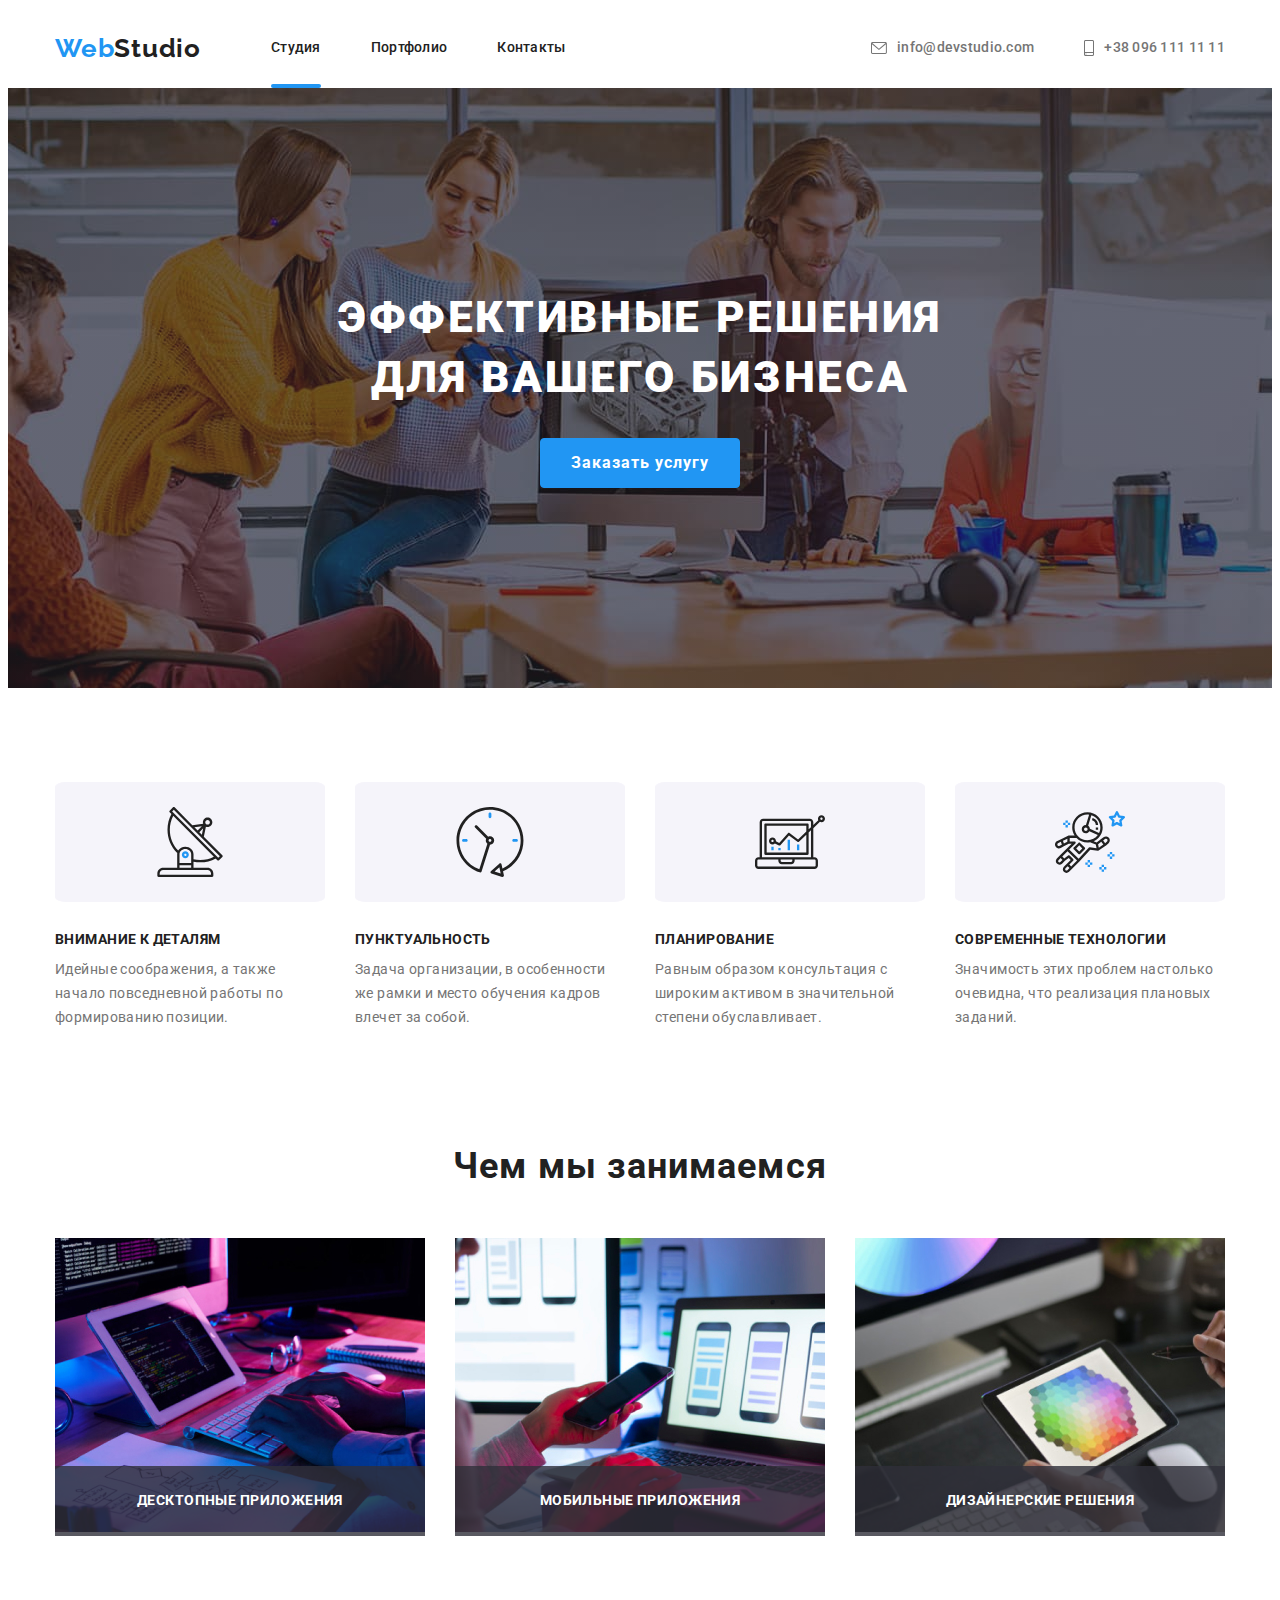
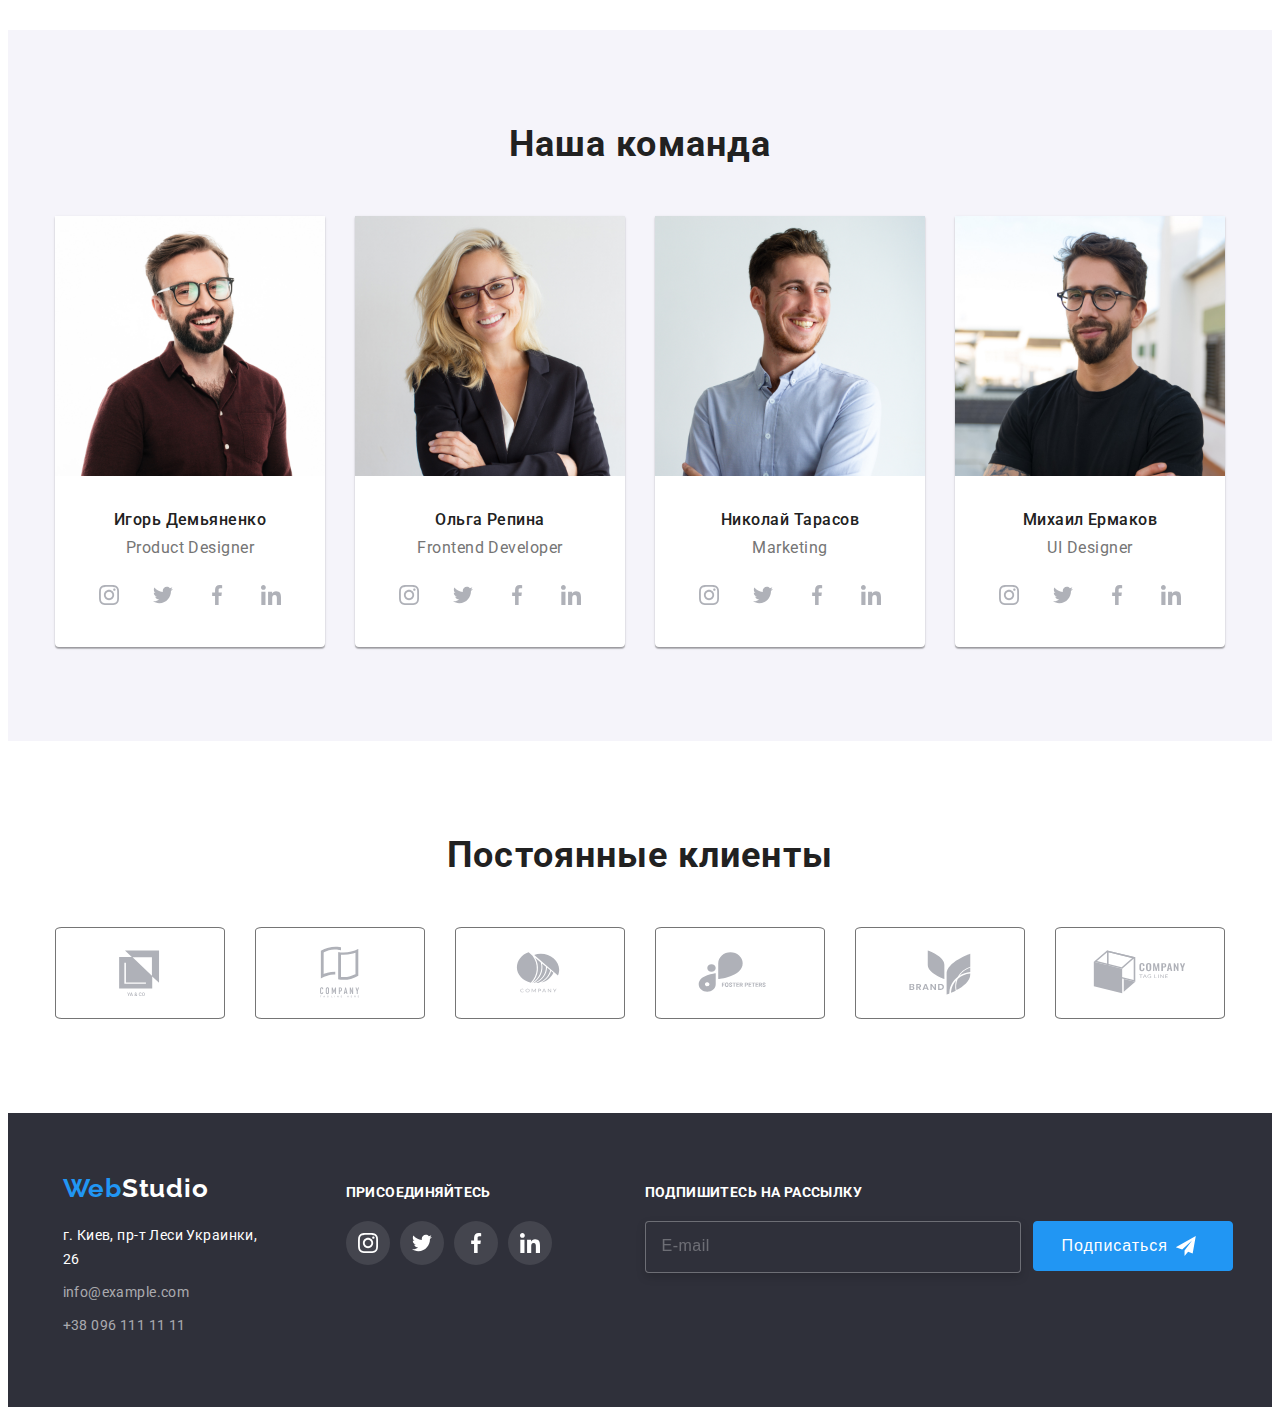
<file: index.html>
<!DOCTYPE html>
<html lang="en">
<head>
    <meta charset="UTF-8">
    <meta http-equiv="X-UA-Compatible" content="IE=edge">
    <meta name="viewport" content="width=device-width, initial-scale=1.0">
    <title>Document</title>
    <link rel="preconnect" href="https://fonts.googleapis.com">
    <link rel="preconnect" href="https://fonts.gstatic.com" crossorigin>
    <link rel="preconnect" href="https://fonts.googleapis.com">
    <link rel="preconnect" href="https://fonts.gstatic.com" crossorigin>
    <link href="https://fonts.googleapis.com/css2?family=Raleway:wght@700&family=Roboto:wght@400;500;700;900&display=swap"
        rel="stylesheet">
    <link rel="stylesheet" href="https://cdnjs.cloudflare.com/ajax/libs/modern-normalize/1.1.0/modern-normalize.min.css"
    integrity="sha512-wpPYUAdjBVSE4KJnH1VR1HeZfpl1ub8YT/NKx4PuQ5NmX2tKuGu6U/JRp5y+Y8XG2tV+wKQpNHVUX03MfMFn9Q=="
    crossorigin="anonymous" referrerpolicy="no-referrer" />

    <link rel="stylesheet" href="./css/styles.css">
</head>

<body>
    <header class="header"> 
        <div class="container header-container">
            <a href="" class="header-logo link">Web<span class="span">Studio</span></a>
            <nav class="header-nav"> 
                <ul class="list header-list">
                    <li class="header-item">
                        <a href ="./index.html" class="link header-link current" >Студия</a>
                    </li>
                    <li class="header-item">
                        <a href="./portfolio.html" class="link header-link" >Портфолио</a>
                    </li>
                    <li class="header-item">
                        <a href="" class="link header-link" >Контакты</a>
                    </li>
                </ul>
            </nav>
                <ul class="list header-list"> 
                    <li class="nav-item">
                        <a class="header-btn link" href="mailto:info@devstudio.com">
                        <svg class="header-icon" width="16" height="12">
                        <use href="./images/icons.svg#icon-envelope"></use>
                        </svg>info@devstudio.com</a>
                    </li>
                    
                    <li class="nav-item"><a class="header-tel link" href="tel:+380961111111">
                        <svg class="header-icon" width="10" height="16">
                            <use href="./images/icons.svg#icon-smartphone"></use>
                        </svg>+38 096 111 11 11</a>
                    </li>
                </ul>
        </div>
    </header>
    
    <main>
        <section class="hero">
            <div class="centered container">
                <h1 class="document-title">ЭФФЕКТИВНЫЕ РЕШЕНИЯ ДЛЯ ВАШЕГО БИЗНЕСА</h1>
                <button type="button" class="hero-btn" data-modal-open>Заказать услугу</button>
            </div>
        </section>
        <section class="section">
            <div class="container container-list">
                <ul class="hero-list-icon list">
                    <li class="hero-item-icon">
                        <a href="" class="hero-link">
                            <svg class="hero-icon" width="70" height="70">
                                <use href="./images/clients.svg#icon-antenna"></use>
                            </svg>
                        </a>
                    </li>
                    <li class="hero-item-icon">
                        <a href="" class="hero-link">
                            <svg class="hero-icon" width="70" height="70">
                                <use href="./images/clients.svg#icon-clock"></use>
                            </svg>
                        </a>
                    </li>
                    <li class="hero-item-icon">
                        <a href="" class="hero-link">
                            <svg class="hero-icon" width="70" height="70">
                                <use href="./images/clients.svg#icon-diagram"></use>
                            </svg>
                        </a>
                    </li>
                    <li class="hero-item-icon">
                        <a href="" class="hero-link">
                            <svg class="hero-icon" width="70" height="70">
                                <use href="./images/clients.svg#icon-astronaut"></use>
                            </svg>
                        </a>
                    </li>
                </ul>

                <ul class="list hero-list">
                    <li class="hero-item">
                        <h3 class="hero-title">ВНИМАНИЕ К ДЕТАЛЯМ</h3>
                        <p class="hero-post-title">Идейные соображения, а также начало повседневной работы по формированию позиции.</p>
                    </li>
                    <li class="hero-item">
                        <h3 class="hero-title">ПУНКТУАЛЬНОСТЬ</h3>
                        <p class="hero-post-title">Задача организации, в особенности же рамки и место обучения кадров влечет за собой.</p>
                    </li>
                    <li class="hero-item">
                        <h3 class="hero-title">ПЛАНИРОВАНИЕ</h3>
                        <p class="hero-post-title">Равным образом консультация с широким активом в значительной степени обуславливает.</p>
                    </li>
                    <li class="hero-item">
                        <h3 class="hero-title">СОВРЕМЕННЫЕ ТЕХНОЛОГИИ</h3>
                        <p class="hero-post-title">Значимость этих проблем настолько очевидна, что реализация плановых заданий.</p>
                    </li>
                </ul>
            </div>
        </section>
        <section class="section-about">
            <h2 class="about-title container centered">Чем мы занимаемся</h2>
                <ul class="about-list list container">
                    <li class="about-item"><img src="./images/img1.jpg" alt="Клавиатура" width="370">
                    <p class="position position-desc"></p></li>
                    <li class="about-item"><img src="./images/img2.jpg" alt="Телефон_в_руке" width="370">
                    <p class="position position-mob"></p></li>
                    <li class="about-item"><img src="./images/img3.jpg" alt="Планшет" width="370">
                    <p class="position position-disain"></p></li>
                </ul>
        </section>

        <section class="command section">
            <div class="command-container container">
            <h2 class="command-title centered">Наша команда</h2>
            <ul class="command-list list">
                <li class="command-item">
                    <img src="./images/igor.jpg" alt="фото Игоря" width="270">
                    <div class="name-position">
                        <h3 class="command-title-name">Игорь Демьяненко</h3>
                        <p class="command-position">Product Designer</p>
                            <ul class="command-social-list list">
                                <li class="command-social-item">
                                    <a href="" class="command-social-link">
                                        <svg class="command-social-icon" width ="20" height ="20">
                                            <use href="./images/icons.svg#icon-instagram"></use>
                                        </svg>
                                    </a>
                                </li>
                                <li class="command-social-item">
                                    <a href="" class="command-social-link">
                                        <svg class="command-social-icon" width="20" height="20">
                                            <use href="./images/icons.svg#icon-twitter"></use>
                                        </svg>
                                    </a>
                                </li>
                                <li class="command-social-item">
                                    <a href="" class="command-social-link">
                                        <svg class="command-social-icon" width="20" height="20">
                                            <use href="./images/icons.svg#icon-facebook"></use>
                                        </svg>
                                </a>
                                </li>
                                <li class="command-social-item">
                                    <a href="" class="command-social-link">
                                        <svg class="command-social-icon" width="20" height="20">
                                            <use href="./images/icons.svg#icon-linkedin"></use>
                                        </svg>
                                    </a>
                                </li>
                            </ul>
                    </div>
                </li>
                <li class="command-item">
                    <img src="./images/olga.jpg" alt="фото Ольги" width="270">
                    <div class="name-position">
                        <h3 class="command-title-name">Ольга Репина</h3>
                        <p class="command-position">Frontend Developer</p>
                            <ul class="command-social-list list">
                                <li class="command-social-item">
                                    <a href="" class="command-social-link">
                                        <svg class="command-social-icon" width="20" height="20">
                                            <use href="./images/icons.svg#icon-instagram"></use>
                                        </svg>
                                    </a>
                                </li>
                                <li class="command-social-item">
                                    <a href="" class="command-social-link">
                                        <svg class="command-social-icon" width="20" height="20">
                                            <use href="./images/icons.svg#icon-twitter"></use>
                                        </svg>
                                    </a>
                                </li>
                                <li class="command-social-item">
                                    <a href="" class="command-social-link">
                                        <svg class="command-social-icon" width="20" height="20">
                                            <use href="./images/icons.svg#icon-facebook"></use>
                                        </svg>
                                    </a>
                                </li>
                                <li class="command-social-item">
                                    <a href="" class="command-social-link">
                                        <svg class="command-social-icon" width="20" height="20">
                                            <use href="./images/icons.svg#icon-linkedin"></use>
                                        </svg>
                                    </a>
                                </li>
                            </ul>
                    </div>
                </li>
                <li class="command-item">
                    <img src="./images/nic.jpg" alt="фото Николая" width="270">
                    <div class="name-position">
                        <h3 class="command-title-name">Николай Тарасов</h3>
                        <p class="command-position">Marketing</p>
                            <ul class="command-social-list list">
                                <li class="command-social-item">
                                    <a href="" class="command-social-link">
                                        <svg class="command-social-icon" width="20" height="20">
                                            <use href="./images/icons.svg#icon-instagram"></use>
                                        </svg>
                                    </a>
                                </li>
                                <li class="command-social-item">
                                    <a href="" class="command-social-link">
                                        <svg class="command-social-icon" width="20" height="20">
                                            <use href="./images/icons.svg#icon-twitter"></use>
                                        </svg>
                                    </a>
                                </li>
                                <li class="command-social-item">
                                    <a href="" class="command-social-link">
                                        <svg class="command-social-icon" width="20" height="20">
                                            <use href="./images/icons.svg#icon-facebook"></use>
                                        </svg>
                                    </a>
                                </li>
                                <li class="command-social-item">
                                    <a href="" class="command-social-link">
                                        <svg class="command-social-icon" width="20" height="20">
                                            <use href="./images/icons.svg#icon-linkedin"></use>
                                        </svg>
                                    </a>
                                </li>
                            </ul>
                    </div>
                </li>
                <li class="command-item">
                    <img src="./images/misha.jpg" alt="фото Миши" width="270">
                    <div class="name-position">
                        <h3 class="command-title-name">Михаил Ермаков</h3>
                        <p class="command-position">UI Designer</p>
                            <ul class="command-social-list list">
                                <li class="command-social-item">
                                    <a href="" class="command-social-link">
                                        <svg class="command-social-icon" width="20" height="20">
                                            <use href="./images/icons.svg#icon-instagram"></use>
                                        </svg>
                                    </a>
                                </li>
                                <li class="command-social-item">
                                    <a href="" class="command-social-link">
                                        <svg class="command-social-icon" width="20" height="20">
                                            <use href="./images/icons.svg#icon-twitter"></use>
                                        </svg>
                                    </a>
                                </li>
                                <li class="command-social-item">
                                    <a href="" class="command-social-link">
                                        <svg class="command-social-icon" width="20" height="20">
                                            <use href="./images/icons.svg#icon-facebook"></use>
                                        </svg>
                                    </a>
                                </li>
                                <li class="command-social-item">
                                    <a href="" class="command-social-link">
                                        <svg class="command-social-icon" width="20" height="20">
                                            <use href="./images/icons.svg#icon-linkedin"></use>
                                        </svg>
                                    </a>
                                </li>
                            </ul>
                    </div>
                </li>
            </ul>
        </div>
        </section>
        <section class="section-client section">
            <h2 class="client-title container centered">Постоянные клиенты</h2>
            <ul class="client-list list container">
                <li class="client-item">
                    <a href="" class="client-link">
                        <svg class="client-icon" width="106" height="60">
                            <use href="./images/clients.svg#icon-cl1"></use>
                        </svg>
                    </a>
                </li>   
                <li class="client-item">
                    <a href="" class="client-link">
                        <svg class="client-icon" width="106" height="60">
                            <use href="./images/clients.svg#icon-cl2"></use>
                        </svg>
                    </a>
                </li>
                <li class="client-item">
                    <a href="" class="client-link">
                        <svg class="client-icon" width="106" height="60">
                            <use href="./images/clients.svg#icon-cl3"></use>
                        </svg>
                    </a>
                </li><li class="client-item">
                    <a href="" class="client-link">
                        <svg class="client-icon" width="106" height="60">
                            <use href="./images/clients.svg#icon-cl4"></use>
                        </svg>
                    </a>
                </li><li class="client-item">
                    <a href="" class="client-link">
                        <svg class="client-icon" width="106" height="60">
                            <use href="./images/clients.svg#icon-cl5"></use>
                        </svg>
                    </a>
                </li><li class="client-item">
                    <a href="" class="client-link">
                        <svg class="client-icon" width="106" height="60">
                            <use href="./images/clients.svg#icon-cl6"></use>
                        </svg>
                    </a>
                </li>
            </ul>
        </section>
    </main>
    <footer class="footer">
        <div class="container footer-container">
            <div class="footer-section">
                <a href="" class="footer-logo link">Web<span class="footer-span">Studio</span></a>
                <address>
                    <ul class="footer-list list">
                        <li class="footer-item"><a class="link footer-link-adress" href="">г. Киев, пр-т Леси Украинки, 26</a></li>
                        <li class="footer-item"><a class="link footer-link" href="">info@example.com</a></li>
                        <li class="footer-item"><a class="link footer-link" href="">+38 096 111 11 11</a> </li>
                    </ul>
                </address>
            </div>

            <div class="connect-footer">
                <p class="connect-footer-title">ПРИСОЕДИНЯЙТЕСЬ</p>
                    <ul class="connect-footer-list list">
                        <li class="connect-footer-item">
                            <a href="" class="connect-footer-link">
                                <svg class="connect-footer-icon" width="20" height="20">
                                    <use href="./images/icons.svg#icon-instagram"></use>
                                </svg>
                            </a>
                        </li>
                        <li class="connect-footer-item">
                            <a href="" class="connect-footer-link">
                                <svg class="connect-footer-icon" width="20" height="20">
                                    <use href="./images/icons.svg#icon-twitter"></use>
                                </svg>
                            </a>
                        </li>
                        <li class="connect-footer-item">
                            <a href="" class="connect-footer-link">
                                <svg class="connect-footer-icon" width="20" height="20">
                                    <use href="./images/icons.svg#icon-facebook"></use>
                                </svg>
                            </a>
                        </li>
                        <li class="connect-footer-item">
                            <a href="" class="connect-footer-link">
                                <svg class="connect-footer-icon" width="20" height="20">
                                    <use href="./images/icons.svg#icon-linkedin"></use>
                                </svg>
                            </a>
                        </li>
                    </ul>
            </div>

                           
            <div class="subscribe-form">
                <p>ПОДПИШИТЕСЬ НА РАССЫЛКУ</p>

                <form action="#" class="footer-form">
                   
                    <input type="text" 
                    id="subscribe-text" 
                    name="subscribe-text" 
                    class="subscribe-input"
                    placeholder="E-mail">
            
                    <button class="subscribe-button">Подписаться
                        
                            <svg class="button-icon" width="47" height="20">
                                <use href="./images/icons.svg#icon-send"></use>
                            </svg>
                       
                    </button>
                </form>
            </div>
            
        </div>
    </footer>
    
    <div class="backdrop is-hidden" data-modal>
        <div class="modal">
            <button type="button" class="modal-close" data-modal-close>
                <svg class="modai-icon-close" width="11" height="11">
                    <use href="./images/icons.svg#icon-close"></use>
                </svg>
            </button>
            <p class="modal-title">
                Оставьте свои данные, мы вам перезвоним
            </p>
            <form action="#" class="modal-form">
                
                <div class="modal-field">
                    <label for="text" class="form-input-text">Имя</label>
                    <span class="input-svg">   
                        <input 
                            type="text"
                            id="text"
                            name="name" 
                            class="modal-form-input" 
                            placeholder="Имя"
                            />
                        <svg class="svg-form">
                            <use href="./images/icons.svg#icon-person-black"></use>
                        </svg>
                    </span> 
                </div>
                
                <div class="modal-field">
                    <label for="tel" class="form-input-text">Телефон</label>
                    <span class="input-svg">
                        <input 
                            type="text"
                            id="tel"
                            name="tel" 
                            class="modal-form-input" 
                            placeholder="+38 066-111-11-11"
                            />
                        <svg class="svg-form">
                            <use href=" ./images/icons.svg#icon-phone-black"></use>
                        </svg>
                    </span>
                </div>
                
                <div class="modal-field">  
                    <label for="email" class="form-input-text">Почта</label>
                    <span class="input-svg">
                        <input 
                            type="text"
                            id="email"
                            name="email" 
                            class="modal-form-input" 
                            placeholder="text@com.ua"
                            />
                        <svg class="svg-form">
                            <use href=" ./images/icons.svg#icon-email-black"></use>
                        </svg>
                        </span>
                </div>
                
                <div class="modal-field">
                    <label for="com-area" class="form-input-text">Комментарий</label>
                    <textarea 
                    name="com-area"
                    id="com-area" 
                    class="modal-form-text"
                    placeholder="Введите текст"></textarea>
                </div>

               <div class="modal-field">
                    <input 
                    type="checkbox" 
                    name="policy" 
                    id="policy" 
                    class="modal-check visually-hidden" 
                    required
                    />
                    <label for="policy" class="check-text">
                        <span class="check-item">
                            <svg class="check-icon" width="11" height="8">
                            <use href=" ./images/icons.svg#icon-check"></use>
                            </svg>
                        </span>
                        Соглашаюсь с рассылкой и принимаю <a  class="contract-link" href=" ">Условия договора</a>
                    </label>
                                            
               </div>

            <button class="hero-btn submit" type="submit">Отправить</button>
        
            </form>

        </div>

    </div>

<script src="./js/modal.js"></script>


</body>
</html>
</file>
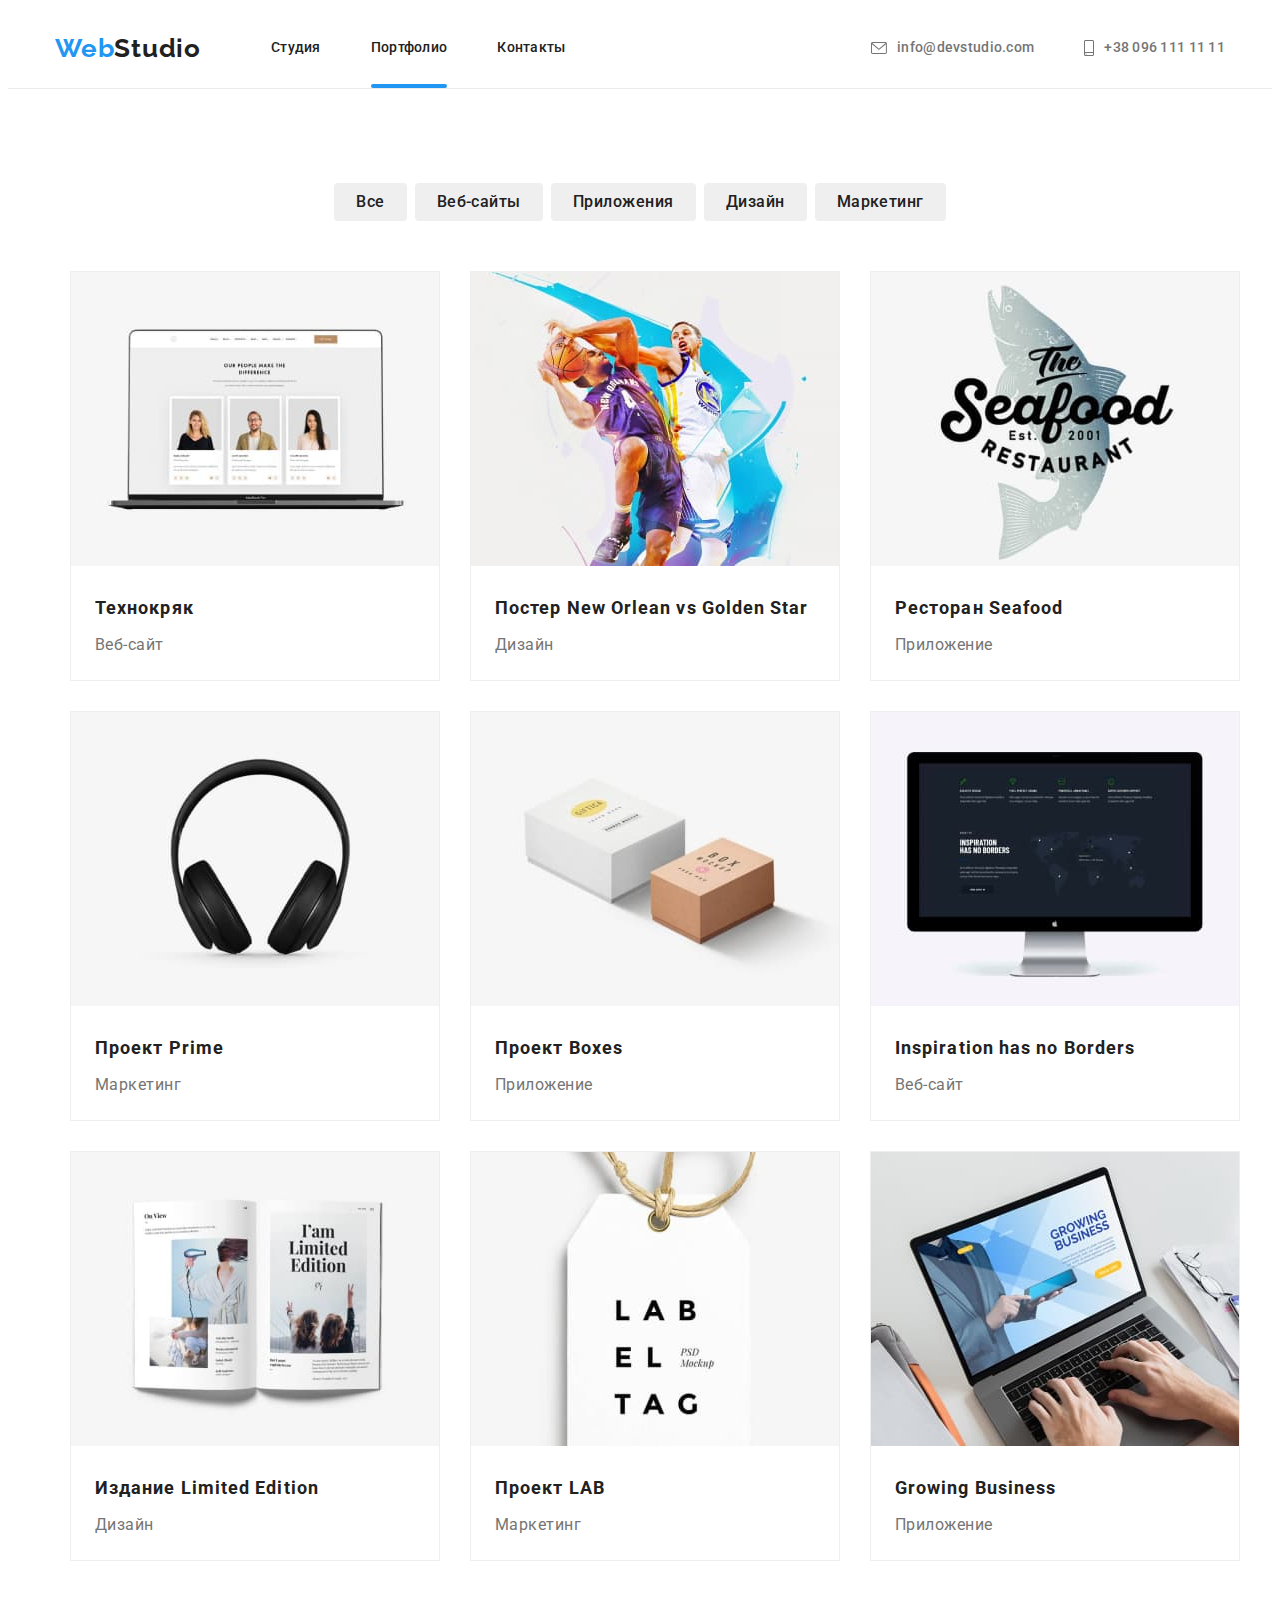
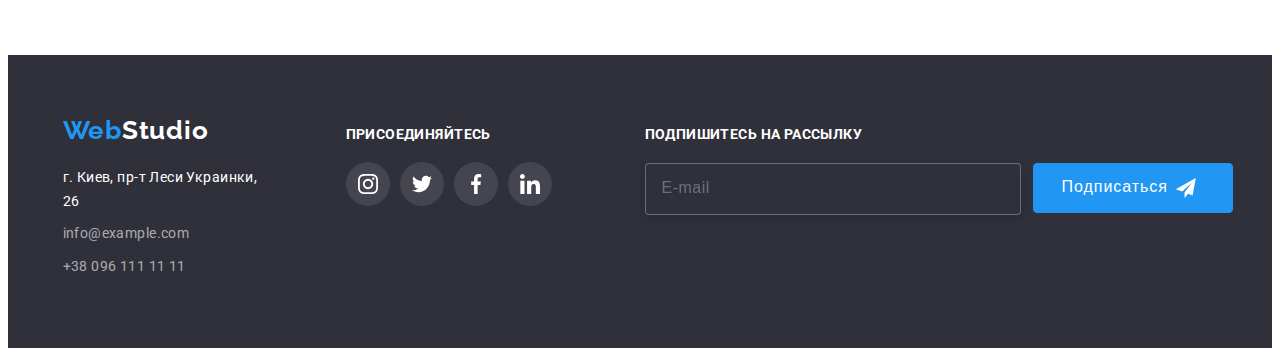
<file: portfolio.html>
<!DOCTYPE html>
<html lang="en">
<head>
    <meta charset="UTF-8">
    <meta http-equiv="X-UA-Compatible" content="IE=edge">
    <meta name="viewport" content="width=device-width, initial-scale=1.0">
    <title>Document</title>
    <link rel="preconnect" href="https://fonts.googleapis.com">
    <link rel="preconnect" href="https://fonts.gstatic.com" crossorigin>
    <link href="https://fonts.googleapis.com/css2?family=Raleway:wght@700&family=Roboto:wght@400;500;700;900&display=swap"
    rel="stylesheet">
    <link rel="stylesheet" href="https://cdnjs.cloudflare.com/ajax/libs/modern-normalize/1.1.0/modern-normalize.min.css"
        integrity="sha512-wpPYUAdjBVSE4KJnH1VR1HeZfpl1ub8YT/NKx4PuQ5NmX2tKuGu6U/JRp5y+Y8XG2tV+wKQpNHVUX03MfMFn9Q=="
        crossorigin="anonymous" referrerpolicy="no-referrer" />

    <link rel="stylesheet" href="./css/styles.css">
</head>

<body>
    <header class="port-header">
        <div class="container header-container">
            <a href="" class="header-logo link">Web<span class="span">Studio</span></a>
        <nav class="header-nav">
            <ul class="list header-list">
                <li class="header-item">
                    <a href="./index.html" class="link header-link">Студия</a>
                </li>
                <li class="header-item">
                    <a href="./portfolio.html" class="link header-link current">Портфолио</a>
                </li>
                <li class="header-item">
                    <a href="" class="link header-link">Контакты</a>
                </li>
            </ul>
        </nav>
            <ul class="list header-list">
                <li class="nav-item">
                    <a class="header-btn link" href="mailto:info@devstudio.com">
                        <svg class="header-icon" width="16" height="12">
                            <use href="./images/icons.svg#icon-envelope"></use>
                        </svg>info@devstudio.com</a>
                </li>
    
                <li class="nav-item"><a class="header-tel link" href="tel:+380961111111">
                        <svg class="header-icon" width="10" height="16">
                            <use href="./images/icons.svg#icon-smartphone"></use>
                        </svg>+38 096 111 11 11</a>
                </li>
            </ul>
        </div>
    </header>

    <main>
        <section class="port-about section">
            <div class="container">
                <h1 style='display: none;' class="port-text">Портфолио</h1>
                <div class="port-button">
                    <ul class="port-list-btn list">
                        <li class="port-item-btn"><button type="button" class="port-btn link">Все</button></li>
                        <li class="port-item-btn"><button type="button" class="port-btn link">Веб-сайты</button></li>
                        <li class="port-item-btn"><button type="button" class="port-btn link">Приложения</button></li>
                        <li class="port-item-btn"><button type="button" class="port-btn link">Дизайн</button></li>
                        <li class="port-item-btn"><button type="button" class="port-btn link">Маркетинг</button></li>
                    </ul>
                </div>
                
                <div class="port-list-container container">
                    <ul class="port-list list">
                                            
                        <li class="port-about-item">
                            <a class="activity" href=""></a>
                            <div class="thumb">
                                <img src="./images/techno.jpg" alt="фото Технокряк" width="370">
                                <p class="tumb-title">Технокряк это современная площадка распространения коронавируса. Компании используют эту платформу для цифрового
                                шпионажа и атак на защищённые сервера конкурентов.</p>
                            </div>
                            <div class="card-content">
                                <h2 class="port-about-text">Технокряк</h2>
                                <p class="name-work">Веб-сайт</p>
                            </div>
                        </li>
                        
                        <li class="port-about-item">
                            <a class="activity" href=""></a>
                            <div class="thumb">
                                <img src="./images/poster.jpg" alt="фото Постер New Orlean vs Golden Star" width="370">
                                <p class="tumb-title">Технокряк это современная площадка распространения коронавируса. Компании используют эту платформу
                                для цифрового шпионажа и атак на защищённые сервера конкурентов.</p>
                            </div>
                            <div class="card-content">
                                <h2 class="port-about-text">Постер New Orlean vs Golden Star</h2>
                                <p class="name-work">Дизайн</p>
                            </div>
                        </li>
                        
                        <li class="port-about-item">
                            <a class="activity" href=""></a>
                            <div class="thumb">
                                <img src="./images/seafood.jpg" alt="фото Ресторан Seafood" width="370">
                                <p class="tumb-title">Технокряк это современная площадка распространения коронавируса. Компании используют эту платформу
                                    для цифрового шпионажа и атак на защищённые сервера конкурентов.</p>
                            </div>
                            <div class="card-content">
                                <h2 class="port-about-text">Ресторан Seafood</h2>
                                <p class="name-work">Приложение</p>
                            </div>
                        </li>
                        
                        <li class="port-about-item">
                            <a class="activity" href=""></a>
                            <div class="thumb">
                                <img src="./images/prime.jpg" alt="фото Проект Prime" width="370">
                                <p class="tumb-title">Технокряк это современная площадка распространения коронавируса. Компании используют эту платформу
                                для цифрового шпионажа и атак на защищённые сервера конкурентов.</p>
                            </div>
                            <div class="card-content">
                                <h2 class="port-about-text">Проект Prime</h2>
                                <p class="name-work">Маркетинг</p>
                            </div>
                        </li>
                        
                        <li class="port-about-item">
                            <a class="activity" href=""></a>
                            <div class="thumb">
                                <img src="./images/boxes.jpg" alt="фото Проект Boxes" width="370">
                                <p class="tumb-title">Технокряк это современная площадка распространения коронавируса. Компании используют эту платформу
                                    для цифрового шпионажа и атак на защищённые сервера конкурентов.</p>
                            </div>
                            <div class="card-content">
                                <h2 class="port-about-text">Проект Boxes</h2>
                                <p class="name-work">Приложение</p>
                            </div>
                        </li>
                        
                        <li class="port-about-item">
                            <a class="activity" href=""></a>
                            <div class="thumb">
                                <img src="./images/inspiration.jpg" alt="фото Inspiration has no Borders" width="370">
                                <p class="tumb-title">Технокряк это современная площадка распространения коронавируса. Компании используют эту платформу
                                    для цифрового шпионажа и атак на защищённые сервера конкурентов.</p>
                            </div>
                            <div class="card-content">
                                <h2 class="port-about-text">Inspiration has no Borders</h2>
                                <p class="name-work">Веб-сайт</p>
                            </div>
                        </li>
                        
                        <li class="port-about-item">
                            <a class="activity" href=""></a>
                            <div class="thumb">
                                <img src="./images/limited.jpg" alt="фото Издание Limited Edition" width="370">
                                <p class="tumb-title">Технокряк это современная площадка распространения коронавируса. Компании используют эту платформу
                                    для цифрового шпионажа и атак на защищённые сервера конкурентов.</p>
                            </div>
                            <div class="card-content">
                                <h2 class="port-about-text">Издание Limited Edition</h2>
                                <p class="name-work">Дизайн</p>
                            </div>
                        </li>
                        
                        <li class="port-about-item">
                            <a class="activity" href=""></a>
                            <div class="thumb">
                                <img src="./images/lab.jpg" alt="фото Проект LAB" width="370">
                                <p class="tumb-title">Технокряк это современная площадка распространения коронавируса. Компании используют эту платформу
                                    для цифрового шпионажа и атак на защищённые сервера конкурентов.</p>
                            </div>
                            <div class="card-content">
                                <h2 class="port-about-text">Проект LAB</h2>
                                <p class="name-work">Маркетинг</p>
                            </div>
                        </li> 
                        
                        <li class="port-about-item">
                            <a class="activity" href=""></a>
                            <div class="thumb">
                                <img src="./images/growing.jpg" alt="фото Growing Business" width="370">
                                <p class="tumb-title">Технокряк это современная площадка распространения коронавируса. Компании используют эту платформу
                                    для цифрового шпионажа и атак на защищённые сервера конкурентов.</p>
                            </div>
                            <div class="card-content">
                                <h2 class="port-about-text">Growing Business</h2>
                                <p class="name-work">Приложение</p>
                            </div>
                        </li>
                    </ul>
                </div>
            </div>
        </section>
    </main>
<footer class="footer">
    <div class="container footer-container">
        <div class="footer-section">
            <a href="" class="footer-logo link">Web<span class="footer-span">Studio</span></a>
            <address>
                <ul class="footer-list list">
                    <li class="footer-item"><a class="link footer-link-adress" href="">г. Киев, пр-т Леси Украинки,
                            26</a></li>
                    <li class="footer-item"><a class="link footer-link" href="">info@example.com</a></li>
                    <li class="footer-item"><a class="link footer-link" href="">+38 096 111 11 11</a> </li>
                </ul>
            </address>
        </div>

        <div class="connect-footer">
            <p class="connect-footer-title">ПРИСОЕДИНЯЙТЕСЬ</p>
            <ul class="connect-footer-list list">
                <li class="connect-footer-item">
                    <a href="" class="connect-footer-link">
                        <svg class="connect-footer-icon" width="20" height="20">
                            <use href="./images/icons.svg#icon-instagram"></use>
                        </svg>
                    </a>
                </li>
                <li class="connect-footer-item">
                    <a href="" class="connect-footer-link">
                        <svg class="connect-footer-icon" width="20" height="20">
                            <use href="./images/icons.svg#icon-twitter"></use>
                        </svg>
                    </a>
                </li>
                <li class="connect-footer-item">
                    <a href="" class="connect-footer-link">
                        <svg class="connect-footer-icon" width="20" height="20">
                            <use href="./images/icons.svg#icon-facebook"></use>
                        </svg>
                    </a>
                </li>
                <li class="connect-footer-item">
                    <a href="" class="connect-footer-link">
                        <svg class="connect-footer-icon" width="20" height="20">
                            <use href="./images/icons.svg#icon-linkedin"></use>
                        </svg>
                    </a>
                </li>
            </ul>
        </div>



        <div class="subscribe-form">
            <p>ПОДПИШИТЕСЬ НА РАССЫЛКУ</p>

            <form action="#" class="footer-form">

                <input type="text" id="subscribe-text" name="subscribe-text" class="subscribe-input"
                    placeholder="E-mail">

                <button class="subscribe-button">Подписаться
                    
                        <svg class="button-icon" width="47" height="20">
                            <use href="./images/icons.svg#icon-send"></use>
                        </svg>
                    
                </button>
            </form>
        </div>


    </div>
</footer>
</body>

</html>
</file>
<file: css/styles.css>
:root {
  --main-title-color: #ffffff;
  --second-title-color: #212121;
  --main-text-color: #757575;
  --second-text-color: #212121;
  --header-list-color: #212121;
  --header-link-color: #212121;
  --footer-link-color: #2196f3;
  --accent-color: #2196f3;
  --main-btn-color: #757575;
  --logo-color: #2196f3;
}

body {
  font-family: "Roboto", sans-serif;
}

p,
h1,
h2,
h3,
h4,
h5,
h6 {
  margin: 0;
}

ul {
  margin: 0;
  padding: 0;
}

.list {
  list-style: none;
}

.link {
  text-decoration: none;
}

/* ---------------------HEADER------------------------ */

.container {
  width: 1200px;
  padding-left: 15px;
  padding-right: 15px;
  margin: 0 auto;
  box-sizing: border-box;
}

.header-container {
  display: flex;
  align-items: center;
}

.header-logo {
  font-family: "Raleway", sans-serif;
  font-style: normal;
  font-weight: 700;
  font-size: 26px;
  line-height: 1.19;
  letter-spacing: 0.03em;
  color: var(--logo-color);

  margin-right: 70px;
}

.header-logo:focus {
  color: var(--accent-color);
}

.span {
  font-family: "Raleway", sans-serif;
  font-style: normal;
  font-weight: 700;
  font-size: 26px;
  line-height: 1.19;
  letter-spacing: 0.03em;
  color: var(--second-title-color);
}
.header-nav {
  display: flex;
  align-items: center;
}

.header-list {
  display: flex;
  align-items: center;
  margin-left: auto;
}

.current::after {
  content: " ";
  position: absolute;
  display: block;

  width: 100%;
  height: 4px;

  background-color: var(--accent-color);
  border-radius: 2px;
  bottom: 0px;
}

.header-item:not(:last-child) {
  margin-right: 50px;
}

.header-link {
  font-family: inherit;
  font-weight: 500;
  font-size: 14px;
  line-height: 1.14;
  letter-spacing: 0.02em;
  color: var(--second-text-color);
  position: relative;
  display: block;
  padding-top: 32px;
  padding-bottom: 32px;
  transition: color 250ms cubic-bezier(0.4, 0, 0.2, 1);
}

.header-link:hover,
.header-link:focus {
  color: var(--accent-color);
}

.header-btn {
  transition: color 250ms cubic-bezier(0.4, 0, 0.2, 1);

  display: flex;
  align-items: center;
  font-family: inherit;
  font-weight: 500;
  font-size: 14px;
  line-height: 1.14;
  letter-spacing: 0.02em;
  color: var(--main-btn-color);

  padding-top: 32px;
  padding-bottom: 32px;
}

.header-btn:hover,
.header-btn:focus {
  color: var(--accent-color);
}

.nav-item:not(:last-child) {
  margin-right: 50px;
}
.nav-item {
  transition: fill 250ms cubic-bezier(0.4, 0, 0.2, 1);
}

.nav-item:hover,
.nav-item:focus {
  fill: var(--accent-color);
}

.header-icon {
  fill: currentColor;
  margin-right: 10px;
  transition: color 250ms cubic-bezier(0.4, 0, 0.2, 1);
}

.header-icon:hover,
.header-icon:focus {
  fill: var(--accent-color);
}

.header-tel {
  transition: color 250ms cubic-bezier(0.4, 0, 0.2, 1);

  display: flex;
  align-items: center;
  font-family: inherit;
  font-weight: 500;
  font-size: 14px;
  line-height: 1.14;
  letter-spacing: 0.02em;
  color: var(--main-btn-color);
  padding-top: 32px;
  padding-bottom: 32px;
}

.header-tel:hover,
.header-tel:focus {
  color: var(--accent-color);
}

/*---------------------HERO---------------------*/
.hero {
  max-width: 1600px;
  margin-right: auto;
  margin-left: auto;
  background-color: #2f303a;
  background-image: linear-gradient(
      rgba(47, 48, 58, 0.4),
      rgba(47, 48, 58, 0.4)
    ),
    url(../images/hero.jpg);
  background-repeat: no-repeat;
  background-position: center;
  background-size: cover;
  padding-top: 200px;
  padding-bottom: 200px;
  text-align: center;
}

.section {
  padding-top: 94px;
  padding-bottom: 94px;
}

.centered {
  text-align: center;
}

/* ----------------HERO-ICON---------------------- */

.hero-list-icon {
  display: flex;
  justify-content: center;
}

.hero-item-icon {
  width: 270px;
  height: 120px;
}
.hero-item-icon + .hero-item-icon {
  margin-left: 30px;
  margin-bottom: 30px;
}

.hero-link {
  width: 100%;
  height: 100%;

  box-sizing: border-box;
  border: 1px solid #f5f4fa;
  border-radius: 4%;
  display: flex;
  align-items: center;
  justify-content: center;
  color: var(--main-btn-color);
  background-color: #f5f4fa;
}

/* ---------------------ABOUT-TITLE----------------- */
.about-title {
  text-align: center;
}
.section-about {
  padding-bottom: 94px;
}

.about-item {
  display: block;
  position: relative;
}

.position::after {
  position: absolute;
  content: "";
  display: flex;
  justify-content: center;
  align-items: center;
  width: 100%;
  height: 70px;
  color: var(--main-title-color);
  background-color: rgba(47, 48, 58, 0.8);
  bottom: 0px;
  right: 0px;

  font-style: normal;
  font-weight: bold;
  font-size: 14px;
  line-height: 1.14;
  text-align: center;
  letter-spacing: 0.03em;
}

.position-desc::after {
  content: "ДЕСКТОПНЫЕ ПРИЛОЖЕНИЯ";
}
.position-mob::after {
  content: "МОБИЛЬНЫЕ ПРИЛОЖЕНИЯ";
}
.position-disain::after {
  content: "ДИЗАЙНЕРСКИЕ РЕШЕНИЯ";
}

/* --------------------HERO-------------------- */
.document-title {
  font-family: inherit;
  font-weight: 900;
  font-size: 44px;
  line-height: 1.36;
  letter-spacing: 0.06em;
  color: var(--main-title-color);
  width: 696px;
  height: 120px;

  margin: 0 auto;
  margin-bottom: 30px;
}

.hero-btn {
  transition: border 250ms cubic-bezier(0.4, 0, 0.2, 1);

  font-family: inherit;
  font-weight: 700;
  font-size: 16px;
  line-height: 1.87;
  letter-spacing: 0.06em;
  background-color: var(--logo-color);
  color: var(--main-title-color);
  cursor: pointer;

  min-width: 200px;
  min-height: 50px;
  border: 1px solid var(--logo-color);
  border-radius: 4px;
  margin-top: auto;
}

.hero-btn:hover,
.hero-btn:focus {
  border: 1px solid var(--logo-color);
}

.hero-list {
  display: flex;
  justify-content: center;
}
.hero-item + .hero-item {
  width: 270px;
  height: 120px;
  margin-left: 30px;
}

.hero-title {
  font-weight: 700;
  font-size: 14px;
  line-height: 1.14;
  letter-spacing: 0.03em;
  color: var(--second-text-color);
  margin-bottom: 10px;
}

.hero-post-title {
  font-weight: 400;
  font-size: 14px;
  line-height: 1.71;
  letter-spacing: 0.03em;
  color: var(--main-text-color);
  width: 270px;
}

/*----------------------ABOUT---------------------*/

.about-title {
  font-weight: 700;
  font-size: 36px;
  line-height: 1.16;
  letter-spacing: 0.03em;
  color: var(--second-text-color);

  margin-bottom: 50px;
}
.about-list {
  display: flex;
  justify-content: center;
}

.about-item + .about-item {
  min-width: 370px;
  margin-left: 30px;
}

/*---------------------COMMAND---------------------*/
.command {
  background-color: #f5f4fa;
}

.command-list {
  display: flex;
}

.command-item {
  min-width: 270px;
  margin-right: 30px;
  display: block;
  background-color: var(--main-title-color);
  border-radius: 0px 0px 4px 4px;
  box-shadow: 0px 1px 3px rgba(0, 0, 0, 0.12), 0px 1px 1px rgba(0, 0, 0, 0.14),
    0px 2px 1px rgba(0, 0, 0, 0.2);
}

.command-title {
  font-weight: 700;
  font-size: 36px;
  line-height: 1.16;
  letter-spacing: 0.03em;
  color: var(--second-text-color);
  text-align: center;
  margin-bottom: 50px;
}

.command-title-name {
  font-weight: 500;
  font-size: 16px;
  line-height: 1.19;
  letter-spacing: 0.03em;
  color: var(--second-text-color);

  padding-bottom: 10px;
  text-align: center;
}

.command-position {
  font-weight: 400;
  font-size: 16px;
  line-height: 1.17;
  letter-spacing: 0.03em;
  color: var(--main-text-color);

  text-align: center;
  margin-bottom: 16px;
}

.name-position {
  padding-top: 30px;
  padding-bottom: 30px;
}
.command-social-list {
  display: flex;
  justify-content: center;
}

.command-social-item {
  width: 44px;
  height: 44px;
}

.command-social-item + .command-social-item {
  margin-left: 10px;
}

.command-social-link {
  transition: background-color 250ms cubic-bezier(0.4, 0, 0.2, 1),
    color 250ms cubic-bezier(0.4, 0, 0.2, 1);
  width: 100%;
  height: 100%;
  background-color: var(--main-title-color);
  border-radius: 50%;
  display: flex;
  align-items: center;
  justify-content: center;
  color: #afb1b8;
}

.command-social-link:hover,
.command-social-link:focus {
  background-color: #2196f3;
  color: var(--main-title-color);
}

.command-social-icon {
  fill: currentColor;
}

/*-------------------CLIENTS---------------------*/

.client-title {
  font-weight: 700;
  font-size: 36px;
  line-height: 1.16;
  letter-spacing: 0.03em;
  color: var(--second-text-color);

  margin-bottom: 50px;
}

.client-list {
  display: flex;
  justify-content: center;
}

.client-item {
  display: block;
  justify-content: center;
  align-items: center;
  width: 170px;
  height: 92px;
}

.client-item + .client-item {
  margin-left: 30px;
}

.client-link {
  transition: border-color 250ms cubic-bezier(0.4, 0, 0.2, 1),
    color 250ms cubic-bezier(0.4, 0, 0.2, 1);

  display: flex;
  width: 100%;
  height: 100%;
  padding: 16px 32px;

  box-sizing: border-box;
  border: 1px solid var(--main-btn-color);
  border-radius: 4%;

  align-items: center;
  justify-content: center;
  color: #afb1b8;
}

.client-link:hover,
.client-link:focus {
  color: #2196f3;
  border-color: #2196f3;
}

.client-icon {
  transition: border-color 250ms cubic-bezier(0.4, 0, 0.2, 1),
    fill 250ms cubic-bezier(0.4, 0, 0.2, 1);
  fill: currentColor;
}

.client-icon:hover,
.client-icon:focus {
  fill: #2196f3;
  border-color: #2196f3;
}

/*----------------------FOOTER-------------------*/

.footer {
  margin-right: auto;
  margin-left: auto;
  padding-left: 15px;
  background-color: #2f303a;
  padding-top: 60px;
  padding-bottom: 60px;
}

.footer-container {
  display: flex;
  align-items: baseline;
}

.footer-logo {
  font-family: "Raleway", sans-serif;
  font-style: normal;
  font-weight: 700;
  font-size: 26px;
  line-height: 1.19;
  letter-spacing: 0.03em;
  color: var(--logo-color);
}

.footer-span {
  font-family: "Raleway", sans-serif;
  font-style: normal;
  font-weight: 700;
  font-size: 26px;
  line-height: 1.19;
  letter-spacing: 0.03em;
  color: var(--main-title-color);
}

.footer-link {
  font-style: normal;
  font-weight: 400;
  font-size: 14px;
  line-height: 1.71;
  letter-spacing: 0.03em;
  color: rgba(255, 255, 255, 0.6);
}

.footer-link-adress {
  font-style: normal;
  font-weight: 400;
  font-size: 14px;
  line-height: 1.71;
  letter-spacing: 0.03em;
  color: var(--main-title-color);
}
.footer-list {
  margin-top: 20px;
}
.footer-item {
  margin-bottom: 9px;
}

.connect-footer-title {
  font-style: normal;
  font-weight: bold;
  font-size: 14px;
  line-height: 1.19;
  letter-spacing: 0.03em;
  color: var(--main-title-color);
  margin-left: 70px;
}

.connect-footer-list {
  display: flex;
  justify-content: center;
  margin-left: 70px;
  margin-top: 20px;
}

.connect-footer-item {
  width: 44px;
  height: 44px;
  color: var(--main-title-color);
}

.connect-footer-item + .connect-footer-item {
  margin-left: 10px;
}

.connect-footer-link {
  transition: background-color 250ms cubic-bezier(0.4, 0, 0.2, 1),
    color 250ms cubic-bezier(0.4, 0, 0.2, 1);

  width: 100%;
  height: 100%;
  border-radius: 50%;
  display: flex;
  align-items: center;
  justify-content: center;
  color: var(--main-title-color);
  background: rgba(255, 255, 255, 0.1);
}
.connect-footer-icon {
  fill: currentColor;
}

.connect-footer-link:hover,
.connect-footer-link:focus {
  background-color: #2196f3;
  color: var(--main-title-color);
}

.subscribe-form {
  box-sizing: border-box;

  display: flex;
  flex-direction: column;
  margin-left: 93px;

  color: var(--main-title-color);
  font-style: normal;
  font-weight: bold;
  font-size: 14px;
  line-height: 1.14;
  letter-spacing: 0.03em;
  text-transform: uppercase;
}
.footer-form {
  display: flex;
  margin-top: 20px;
  position: relative;
}
.subscribe-input::placeholder {
  font-weight: 400;
  font-size: 16px;
  line-height: 1.25;
  letter-spacing: 0.03em;
  color: rgba(255, 255, 255, 0.3);
}

.subscribe-input {
  background-color: #2f303a;
  width: 358px;
  height: 50px;
  padding: 0;
  border: 1px solid rgba(255, 255, 255, 0.3);

  filter: drop-shadow(0px 4px 4px rgba(0, 0, 0, 0.15));
  border-radius: 4px;
  top: 50%;
  padding-left: 16px;
}
.subscribe-input:hover {
  cursor: pointer;
}

.subscribe-button {
  display: flex;
  align-items: center;

  color: var(--main-title-color);
  background-color: var(--accent-color);
  width: 200px;
  height: 50px;
  font-size: 16px;
  line-height: 1.9;
  border: 1px solid #2196f3;
  box-sizing: border-box;
  border-radius: 4px;
  letter-spacing: 0.06em;
  text-align: center;
  cursor: pointer;
  padding: 10px 28px;

  margin-left: 12px;
}

.button-icon {
  fill: #fff;
}

/*---------------------SECOND PAGE----------*/
/*--------------------PORT-HEADER-----------*/

.port-header {
  border-bottom: 1px solid #ececec;
}

/*--------------PORT-BUTTON---------------------*/
/*--------------PORT-ABOUT-----------------------*/
.port-text {
  visibility: hidden;
}

.port-button {
  display: flex;
  justify-content: center;
  align-items: center;
  margin-bottom: 50px;
}

.port-list-btn {
  display: flex;
}

.port-btn {
  transition: background-color 250ms cubic-bezier(0.4, 0, 0.2, 1),
    color 250ms cubic-bezier(0.4, 0, 0.2, 1),
    box-shadow 250ms cubic-bezier(0.4, 0, 0.2, 1);

  font-family: "Roboto", sans-serif;
  font-style: normal;
  font-weight: 500;
  font-size: 16px;
  line-height: 1.62;
  letter-spacing: 0.03em;
  color: var(--second-text-color);

  padding: 6px 22px;

  border: var(--second-text-color);
  border-radius: 4px;
}

.port-btn:hover,
.port-btn:focus {
  cursor: pointer;
  color: var(--main-title-color);
  background-color: var(--accent-color);
  box-shadow: 0px 3px 1px rgba(0, 0, 0, 0.1), 0px 1px 2px rgba(0, 0, 0, 0.08),
    0px 2px 2px rgba(0, 0, 0, 0.12);
}

.port-item-btn:not(:last-child) {
  margin-right: 8px;
}

/*-----------POTRFOLIO-------------------------*/

.port-list {
  display: flex;
  flex-wrap: wrap;

  margin-left: -30px;
  margin-top: -30px;
}

.port-about-item {
  transition: box-shadow 250ms cubic-bezier(0.4, 0, 0.2, 1);

  flex-basis: calc(100% / 3 - 30px);
  min-width: 370px;

  margin-left: 30px;
  margin-top: 30px;
  box-sizing: border-box;
  border: 1px solid #eeeeee;
}

.activity {
  display: block;
  text-decoration: none;
}

.port-about-item:hover,
.port-about-item:focus {
  box-shadow: 0px 1px 1px rgba(0, 0, 0, 0.12), 0px 4px 4px rgba(0, 0, 0, 0.06),
    1px 4px 6px rgba(0, 0, 0, 0.16);
  cursor: pointer;
}
.thumb {
  position: relative;
  overflow: hidden;
}

.tumb-title {
  position: absolute;
  top: 0;
  left: 0;
  background-color: rgba(33, 150, 243, 0.9);
  padding: 63px 24px;
  color: #ffffff;
  font-weight: normal;
  font-size: 18px;
  line-height: 1.5;
  height: 100%;
  transform: translateY(100%);
  transition: transform 250ms cubic-bezier(0.4, 0, 0.2, 1);
}
.port-about-item:hover .tumb-title {
  transform: translateY(0%);
}

.card-content {
  padding: 20px 24px;
}

.port-about-text {
  font-weight: 700;
  font-size: 18px;
  line-height: 2;
  letter-spacing: 0.06em;
  color: var(--second-text-color);

  padding-bottom: 4px;
}
.name-work {
  font-weight: 400;
  font-size: 16px;
  line-height: 1.87;
  letter-spacing: 0.03em;
  color: var(--main-text-color);
}
/*----------------PORT-FOOTER--------------------*/

.backdrop {
  position: fixed;
  top: 0;
  left: 0;
  width: 100%;
  height: 100%;
  opacity: 1;
  background-color: rgba(47, 48, 58, 0.4);
  transition: opacity 250ms cubic-bezier(0.4, 0, 0.2, 1);
  visibility: visible;
}

/* ---------------------MODAL--------------------------------------------- */
.modal {
  position: absolute;
  width: 528px;
  height: 581px;
  background: #ffffff;
  box-shadow: 0px 1px 3px rgba(0, 0, 0, 0.12), 0px 1px 1px rgba(0, 0, 0, 0.14),
    0px 2px 1px rgba(0, 0, 0, 0.2);
  border-radius: 4px;
  padding: 40px;

  top: 50%;
  left: 50%;
  transform: translate(-50%, -50%);
}

.modal-close {
  width: 30px;
  height: 30px;
  border-radius: 50%;

  background: #ffffff;
  border: 1px solid rgba(0, 0, 0, 0.1);
  box-sizing: border-box;
  cursor: pointer;
  position: absolute;
  top: 8px;
  right: 8px;
  display: flex;
  align-items: center;
  justify-content: center;
  transition: fill 250ms cubic-bezier(0.4, 0, 0.2, 1);
}
.modal-close:hover {
  fill: #2196f3;
}

.is-hidden {
  visibility: hidden;
  opacity: 0;
  pointer-events: none;
}

.modal-title {
  font-weight: 700;
  font-size: 20px;
  line-height: 1.17;
  letter-spacing: 0.03;
  color: var(--header-link-color);
  text-align: center;
  margin-bottom: 12px;
}

.modal-form-input {
  width: 100%;
  height: 40px;
  border: 1px solid rgba(33, 33, 33, 0.2);
  box-sizing: border-box;
  border-radius: 4px;
  padding-left: 42px;
  padding-right: 15px;
  cursor: pointer;
  outline: none;
  transition: border-color 250ms cubic-bezier(0.4, 0, 0.2, 1);
}

.modal-form-input:focus {
  border-color: #2196f3;
}

.modal-form-input:focus + .svg-form {
  fill: #2196f3;
}

.modal-form-input::placeholder {
  font-weight: 400;
  font-size: 12px;
  line-height: 1.17;
  letter-spacing: 0.01em;
}

.form-input-text {
  font-weight: 400;
  font-size: 12px;
  line-height: 1.17;
  letter-spacing: 0.01em;
  color: #757575;

  margin-bottom: 4px;
  display: block;
}

.modal-form-text {
  width: 100%;
  height: 120px;
  border: 1px solid rgba(33, 33, 33, 0.2);
  box-sizing: border-box;
  border-radius: 4px;
  padding: 12px 16px;

  font-weight: 400;
  font-size: 12px;
  line-height: 1.17;
  letter-spacing: 0.01em;
  color: rgba(117, 117, 117, 0.5);
  display: block;
  resize: none;
  cursor: pointer;
  transition: border-color 250ms cubic-bezier(0.4, 0, 0.2, 1);
}

.modal-form-text:focus {
  border-color: #2196f3;
}

.input-svg {
  position: relative;
}
.svg-form {
  position: absolute;
  width: 18px;
  height: 18px;
  left: 0;
  margin: 11px 12px;
  transition: fill 250ms cubic-bezier(0.4, 0, 0.2, 1);
}

.modal-field {
  margin-bottom: 10px;
}

/* ----------BUTTON-MODAL ------------------- */

.submit {
  margin-left: 50%;
  margin-top: 30px;
  transform: translateX(-50%);
}

.check-text {
  font-size: 14px;
  font-weight: normal;
  line-height: 1.71;
  font-style: normal;

  color: var(--main-text-color);

  display: flex;
  align-items: center;

  margin-left: 20px;
  margin-top: 20px;
}

.check-item {
  width: 16px;
  height: 15px;

  border: 2px solid #212121;
  border-radius: 2px;

  margin-right: 8px;

  display: flex;
  align-items: center;
  justify-content: center;
}

.check-icon {
  fill: #ffffff;
}

.modal-check {
  border: 1px solid #2f303a;
}

.modal-check:checked + .check-text .check-item {
  background-color: var(--accent-color);
  border: none;
}

.contract-link {
  font-weight: 400;
  font-size: 14px;
  line-height: 1.71;
  cursor: pointer;
  margin-left: 10px;
  color: #2196f3;
}

.visually-hidden {
  position: absolute;
  clip: rect(0 0 0 0);
  width: 1px;
  height: 1px;
  margin: -1px;
  border: 0px;
  padding: 0px;
  overflow: hidden;
}
</file>
